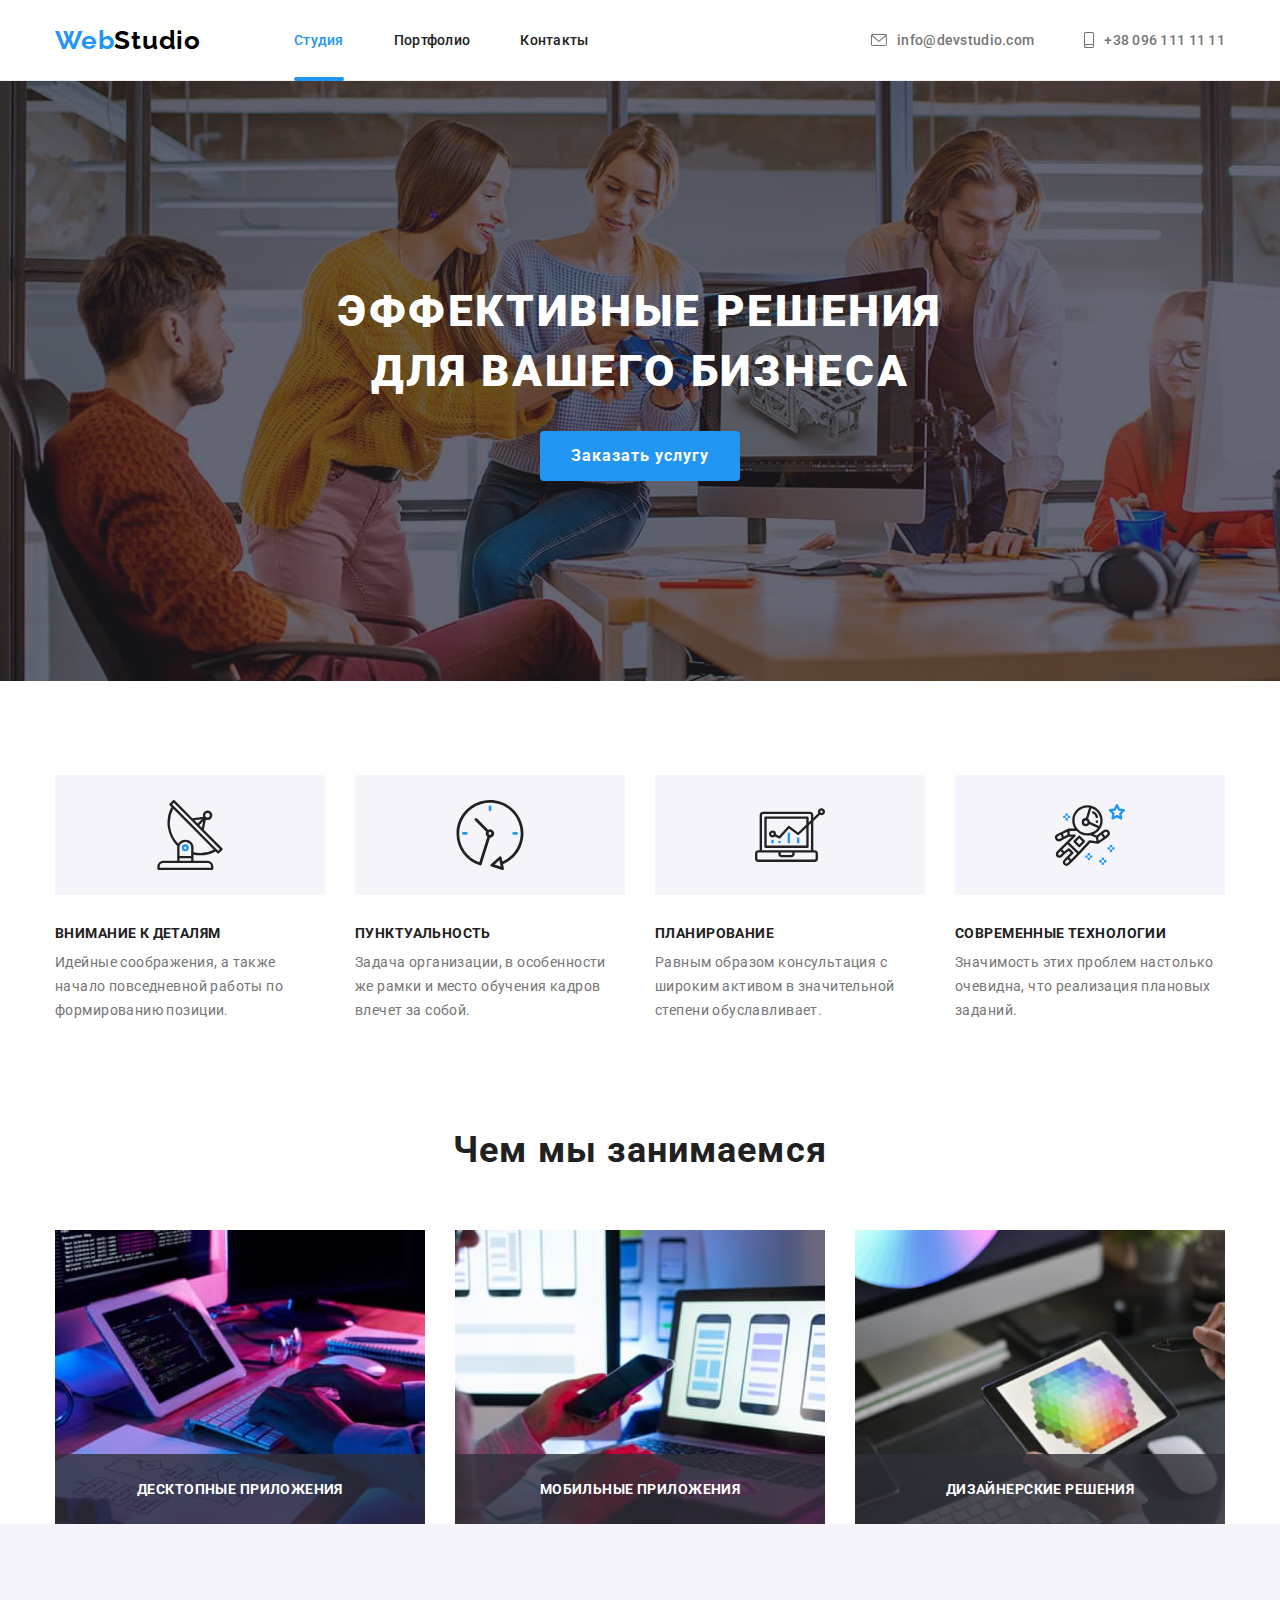
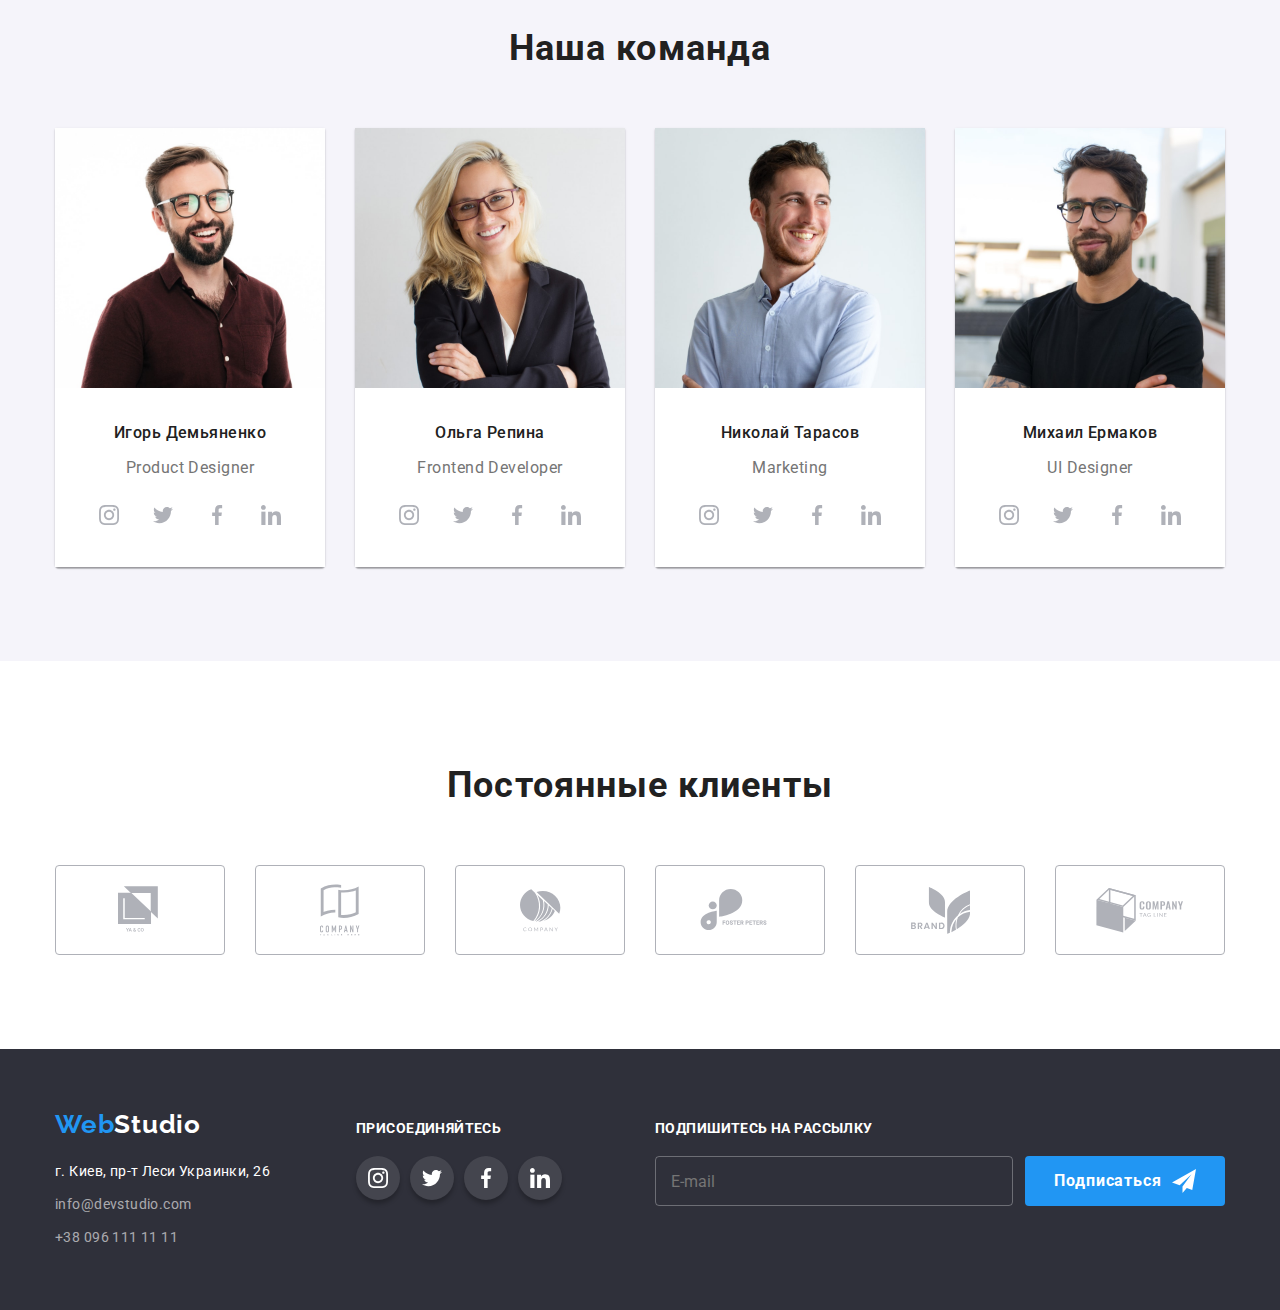
<file: index.html>
<!DOCTYPE html>
<html lang="ru">

<head>
    <meta charset="UTF-8">
    <meta name="viewport" content="width=device-width, initial-scale=1.0">
    <title>Document</title>
    <link rel="stylesheet" href="https://cdnjs.cloudflare.com/ajax/libs/modern-normalize/1.0.0/modern-normalize.min.css">
    <link rel="preconnect" href="https://fonts.gstatic.com">
    <link href="https://fonts.googleapis.com/css2?family=Raleway:wght@700&family=Roboto:wght@400;500;700;900&display=swap"
        rel="stylesheet">
    <link rel="stylesheet" href="./css/main.min.css">
</head>

<body>
    <header class="header"> 
       <div class="contener">
            <nav class="navigation">
                <a class="logo header__logo" href="#" lang="en"><span class="logo-first">Web</span>Studio </a>
                <ul class="navigation__list">
                    <li class="navigation__list-item">
                        <a class="navigation__list-link current" href="#">Студия</a>
                    </li>
                    <li class="navigation__list-item">
                        <a class="navigation__list-link" href="./portfolio.html">Портфолио</a>
                    </li>
                    <li class="navigation__list-item">
                        <a class="navigation__list-link" href="#">Контакты</a>
                    </li>
                </ul>
            </nav>
            
            <address class="address">
                <ul class="address__list">
                    <li class="address__list-item">
                            <a class="address__list-link" href="mailto:info@devstudio.com">
                                <svg width="16px" height="12px" class="address__list-icon">
                                    <use href="./images/sprite.svg#envelope">
                                    </use>
                                </svg>
                                info@devstudio.com
                            </a>
                    </li>
                    <li class="address__list-item">
                        <a class="address__list-link" href="tel:+380961111111">
                            <svg width="10px" height="16px" class="address__list-icon">
                                <use href="./images/sprite.svg#smartphone">
                                </use>
                            </svg>
                            +38 096 111 11 11</a>
                    </li>
                </ul>
            </address>
       </div>
    </header>

    <main class="main">
        <!--HERO-->
        <section class="hero">
            <div class="contener hero__contener">
                <h1 class="hero__title">Эффективные решения для вашего бизнеса</h1>
                <button type="button" class="button" data-modal-open>Заказать услугу</button>
            </div>
        </section>

        <!--ADVANTAGES-->
        <section class="advantages  section">
            <div class="contener">
                <h2 class="visually-hidden">Особенности</h2>
                <ul class="advantages__list">
                    <li class="advantages__list-item  icon-1">
                        <h3 class="advantages__list-item-title">Внимание к деталям</h3>
                        <p class="advantages__list-item-text">Идейные соображения, а также начало повседневной работы по формированию
                            позиции.</p>
                    </li>
                    <li class="advantages__list-item icon-2 ">
                        <h3 class="advantages__list-item-title ">Пунктуальность</h3>
                        <p class="advantages__list-item-text">Задача организации, в особенности же рамки и место обучения кадров влечет
                            за собой.</p>
                    </li>
                    <li class="advantages__list-item icon-3">
                        <h3 class="advantages__list-item-title ">Планирование</h3>
                        <p class="advantages__list-item-text">Равным образом консультация с широким активом в значительной степени
                            обуславливает.</p>
                    </li>
                    <li class="advantages__list-item icon-4 ">
                        <h3 class=" advantages__list-item-title ">Современные технологии</h3>
                        <p class="advantages__list-item-text">Значимость этих проблем настолько очевидна, что реализация плановых
                            заданий.</p>
                    </li>
                </ul>
            </div>
        </section>

        <!--ACTIVITIES-->
        <section class="activities">
           <div class="contener activities-contener">
                <h2 class="activities__title">Чем мы занимаемся</h2>
                <ul class="activities__list">
                    <li class="activities__list-item">
                        <img class="activities__list-item-img" src="./images/jpg/img1.jpg" alt="Чем мы занимаемся 1" width="370" height="294">
                        <p class="activities__list-item-title">Десктопные приложения</p>
                    </li>
                    <li class="activities__list-item">
                        <img class="activities__list-item-img" src="./images/jpg/img2.jpg" alt="Чем мы занимаемся 2" width="370" height="294">
                        <p class="activities__list-item-title">Мобильные приложения</p>
                    </li>
                    <li class="activities__list-item">
                        <img class="activities__list-item-img" src="./images/jpg/img3.jpg" alt="Чем мы занимаемся 3" width="370" height="294">
                        <p class="activities__list-item-title">Дизайнерские решения</p>

                    </li>
                </ul>
           </div>
        </section>

        <!--OUR TEAM-->
        <section class="team section">
            <div class="contener">
                <h2 class="team__title">Наша команда</h2>
                <ul class="team__list">
                    <li class="team__list-item">
                        <img class="team__list-img" src="./images/jpg/person1.jpg" alt="Игорь Демьяненко" width="270" height="260">
                        <div class="team__list-about">
                            <h3 class="team__list-name">Игорь Демьяненко</h3>
                            <p class="team__list-profession" lang="en">Product Designer</p>
                            <ul class="social-links">
                                <li class="social-links__item">
                                    <a class="social-links__link" href="">
                                        <svg class="social-links__icon">
                                            <use href="./images/sprite.svg#instagram" >
                                            </use>
                                        </svg>
                                    </a>
                                </li>
                                <li class="social-links__item">
                                    <a class="social-links__link" href="">
                                        <svg class="social-links__icon">
                                            <use href="./images/sprite.svg#twitter">
                                            </use>
                                        </svg>
                                    </a>
                                </li>
                                <li class="social-links__item">
                                    <a class="social-links__link" href="">
                                        <svg class="social-links__icon">
                                            <use href="./images/sprite.svg#facebook">
                                            </use>
                                        </svg>
                                    </a>
                                </li>
                                <li class="social-links__item">
                                    <a class="social-links__link" href="">
                                        <svg class="social-links__icon">
                                            <use href="./images/sprite.svg#linkedin">
                                            </use>
                                        </svg>
                                    </a>
                                </li>
                            </ul>
                        </div>
                    </li>
                    <li class="team__list-item">
                        <img class="team__list-img" src="./images/jpg/person2.jpg" alt="Ольга Репина" width="270" height="260">
                        <div class="team__list-about">
                            <h3 class="team__list-name">Ольга Репина</h3>
                            <p lang="en" class="team__list-profession">Frontend Developer</p>
                            <ul class="social-links">
                                <li class="social-links__item">
                                    <a class="social-links__link" href="">
                                        <svg class="social-links__icon">
                                            <use href="./images/sprite.svg#instagram">
                                            </use>
                                        </svg>
                                    </a>
                                </li>
                                <li class="social-links__item">
                                    <a class="social-links__link" href="">
                                        <svg class="social-links__icon">
                                            <use href="./images/sprite.svg#twitter">
                                            </use>
                                        </svg>
                                    </a>
                                </li>
                                <li class="social-links__item">
                                    <a class="social-links__link" href="">
                                        <svg class="social-links__icon">
                                            <use href="./images/sprite.svg#facebook">
                                            </use>
                                        </svg>
                                    </a>
                                </li>
                                <li class="social-links__item">
                                    <a class="social-links__link" href="">
                                        <svg class="social-links__icon">
                                            <use href="./images/sprite.svg#linkedin">
                                            </use>
                                        </svg>
                                    </a>
                                </li>
                            </ul>
                        </div>
                    </li>
                    <li class="team__list-item">
                        <img class="team__list-img" src="./images/jpg/person3.jpg" alt="Николай Тарасов" width="270" height="260">
                        <div class="team__list-about">
                            <h3 class="team__list-name">Николай Тарасов</h3>
                            <p lang="en" class="team__list-profession">Marketing</p>
                            <ul class="social-links">
                                <li class="social-links__item">
                                    <a class="social-links__link" href="">
                                        <svg class="social-links__icon">
                                            <use href="./images/sprite.svg#instagram">
                                            </use>
                                        </svg>
                                    </a>
                                </li>
                                <li class="social-links__item">
                                    <a class="social-links__link" href="">
                                        <svg class="social-links__icon">
                                            <use href="./images/sprite.svg#twitter">
                                            </use>
                                        </svg>
                                    </a>
                                </li>
                                <li class="social-links__item">
                                    <a class="social-links__link" href="">
                                        <svg class="social-links__icon">
                                            <use href="./images/sprite.svg#facebook">
                                            </use>
                                        </svg>
                                    </a>
                                </li>
                                <li class="social-links__item">
                                    <a class="social-links__link" href="">
                                        <svg class="social-links__icon">
                                            <use href="./images/sprite.svg#linkedin">
                                            </use>
                                        </svg>
                                    </a>
                                </li>
                            </ul>
                        </div>
                    </li>
                    <li class="team__list-item">
                        <img class="team__list-img" src="./images/jpg/person4.jpg" alt="Михаил Ермаков" width="270" height="260">
                        <div class="team__list-about">
                            <h3 class="team__list-name">Михаил Ермаков</h3>
                            <p lang="en" class="team__list-profession">UI Designer</p>
                            <ul class="social-links">
                                <li class="social-links__item">
                                    <a class="social-links__link" href="">
                                        <svg class="social-links__icon">
                                            <use href="./images/sprite.svg#instagram">
                                            </use>
                                        </svg>
                                    </a>
                                </li>
                                <li class="social-links__item">
                                    <a class="social-links__link" href="">
                                        <svg class="social-links__icon">
                                            <use href="./images/sprite.svg#twitter">
                                            </use>
                                        </svg>
                                    </a>
                                </li>
                                <li class="social-links__item">
                                    <a class="social-links__link" href="">
                                        <svg class="social-links__icon">
                                            <use href="./images/sprite.svg#facebook">
                                            </use>
                                        </svg>
                                    </a>
                                </li>
                                <li class="social-links__item">
                                    <a class="social-links__link" href="">
                                        <svg class="social-links__icon">
                                            <use href="./images/sprite.svg#linkedin">
                                            </use>
                                        </svg>
                                    </a>
                                </li>
                            </ul>
                        </div>
                    </li>
                </ul>
            </div>
        </section>

        <!--CLIENTS-->
        <section class="clients section">
            <div class="contener">
                <h2 class="clients__title">Постоянные клиенты</h2>
                <ul class="clients__list">
                    <li class="clients__list-item">
                        <a class="clients__list-link" href="">
                            <svg class="clients__list-icon"  width="44px" height="49px">
                                <use href="./images/sprite.svg#logo01">
                                </use>
                            </svg>
                        </a>
                    </li>
                    <li class="clients__list-item">
                        <a class="clients__list-link" href="">
                            <svg class="clients__list-icon" width="40px" height="52px">
                                <use href="./images/sprite.svg#logo02">
                                </use>
                            </svg>
                        </a>
                    </li>
                    <li class="clients__list-item">
                        <a class="clients__list-link" href="">
                            <svg class="clients__list-icon" width="41px" height="43px">
                                <use href="./images/sprite.svg#logo03">
                                </use>
                            </svg>
                        </a>
                    </li>
                    <li class="clients__list-item">
                        <a class="clients__list-link" href="">
                            <svg class="clients__list-icon" width="80px" height="42px">
                                <use href="./images/sprite.svg#logo04">
                                </use>
                            </svg>
                        </a>
                    </li>
                    <li class="clients__list-item">
                        <a class="clients__list-link" href="">
                            <svg class="clients__list-icon" width="59px" height="47px">
                                <use href="./images/sprite.svg#logo05">
                                </use>
                            </svg>
                        </a>
                    </li>
                    <li class="clients__list-item">
                        <a class="clients__list-link" href="">
                            <svg class="clients__list-icon" width="88px" height="45px">
                                <use href="./images/sprite.svg#logo06">
                                </use>
                            </svg>
                        </a>
                    </li>

                </ul>


            </div>

        </section>
    </main>

    <footer class="footer">
        <!--CONTACT INFORMATION-->
        <div class="contener footer__contener">
            <div class="footer__left-side">
                <h2 class="visually-hidden">Контакты</h2>
                <a class="logo footer__logo" href="#" lang="en"><span class="logo-first">Web</span>Studio </a>
                <address class="contact">
                    <ul class="contact__list">
                        <li class="contact__list-item">
                            <a class="contact__list-city" href="https://goo.gl/maps/mL1RKWru3X3cFEzS8" target="_blank"
                                rel="noopener noroferrer"> г. Киев,
                                пр-т Леси Украинки, 26 </a>
                        </li>
                        <li class="contact__list-item">
                            <a class="contact__list-link" href="mailto:info@devstudio.com">info@devstudio.com</a>
                        </li>
                        <li class="contact__list-item">
                            <a class="contact__list-link" href="tel:+380961111111">+38 096 111 11 11</a>
                        </li>
                    </ul>
                </address>
            </div>

            <div class="footer__center-side">
                <p class="footer__title">Присоединяйтесь</p>
                <ul class="social-links social-links--dark">
                    <li class="social-links__item social-links__item--dark">
                        <a class="social-links__link social-links__link--dark" href="">
                            <svg class="social-links__icon social-links__icon--dark">
                                <use href="./images/sprite.svg#instagram">
                                </use>
                            </svg>
                        </a>
                    </li>
                    <li class="social-links__item social-links__item--dark">
                        <a class="social-links__link social-links__link--dark" href="">
                            <svg class="social-links__icon social-links__icon--dark">
                                <use href="./images/sprite.svg#twitter">
                                </use>
                            </svg>
                        </a>
                    </li>
                    <li class="social-links__item social-links__item--dark">
                        <a class="social-links__link social-links__link--dark" href="">
                            <svg class="social-links__icon social-links__icon--dark">
                                <use href="./images/sprite.svg#facebook">
                                </use>
                            </svg>
                        </a>
                    </li>
                    <li class="social-links__item social-links__item--dark">
                        <a class="social-links__link social-links__link--dark" href="">
                            <svg class="social-links__icon social-links__icon--dark">
                                <use href="./images/sprite.svg#linkedin">
                                </use>
                            </svg>
                        </a>
                    </li>
                </ul>


            </div>

            <div class="footer__right-side">
                <form action="#">
                    <p class="footer__title">Подпишитесь на рассылку</p>
                    <div class="footer__form">
                        <input type="email" name="user-email" class="footer__form-email" placeholder="E-mail">
                        <button type="submit" class="button">
                            Подписаться
                            <svg class="footer__form-button">
                                <use href="./images/sprite.svg#send"></use>
                            </svg>

                        </button>
                    </div>
               </form>
            </div>
            
        </div>
    </footer>

    <div class="backdrop is-hidden" data-modal>
        <div class="modal">
            <button type="button" class="close-btn" data-modal-close>
                <svg class="button__icon">
                    <use href="./images/sprite.svg#close"></use>
                </svg>
            </button>

            <form class="modal__form" action="#">
                <p class="modal__form-title">Оставьте свои данные, мы вам перезвоним</p>
                
                <label class="modal__form-field">
                    Имя
                    <span class="modal__form-input-wrapper">
                        <input type="text" name="user-name" class="modal__form-input">  
                        <svg class="modal__form-icon">
                            <use href="./images/sprite.svg#form01"></use>
                        </svg>
                    </span>
                </label>
                
                <label class="modal__form-field">
                    Телефон
                        <span class="modal__form-input-wrapper">
                        <input type="tel" name="user-tel" class="modal__form-input">
                        <svg class="modal__form-icon">
                            <use href="./images/sprite.svg#form02"></use>
                        </svg>
                    </span>
                </label>

                <label class="modal__form-field">
                    Почта
                    <span class="modal__form-input-wrapper">
                        <input type="email" name="user-email" class="modal__form-input">
                        <svg class="modal__form-icon">
                            <use href="./images/sprite.svg#form03"></use>
                        </svg>
                    </span>
                </label>

                <label class="modal__form-comment">
                    Комментарий
                    <textarea name="user-comment" class="modal__form-texarea" placeholder="Введите текст"></textarea>    
                </label>
                
                <div class="modal__form-policy">
                    <input type="checkbox" id="user-policy" name="user-policy" value="accept-policy"
                        class="modal__form-checkbox visually-hidden">
                    <label for="user-policy" class="modal__form-policy-text">
                        Соглашаюсь с рассылкой и принимаю&nbsp; <a href="#" class="a-form">Условия договора</a>
                    </label>
                </div>
                             
                <button type="submit" class="button">
                    Отправить
                </button>
            </form>
        </div>
    </div>

    <script src="./js/modal.js"></script>
</body>

</html>
</file>
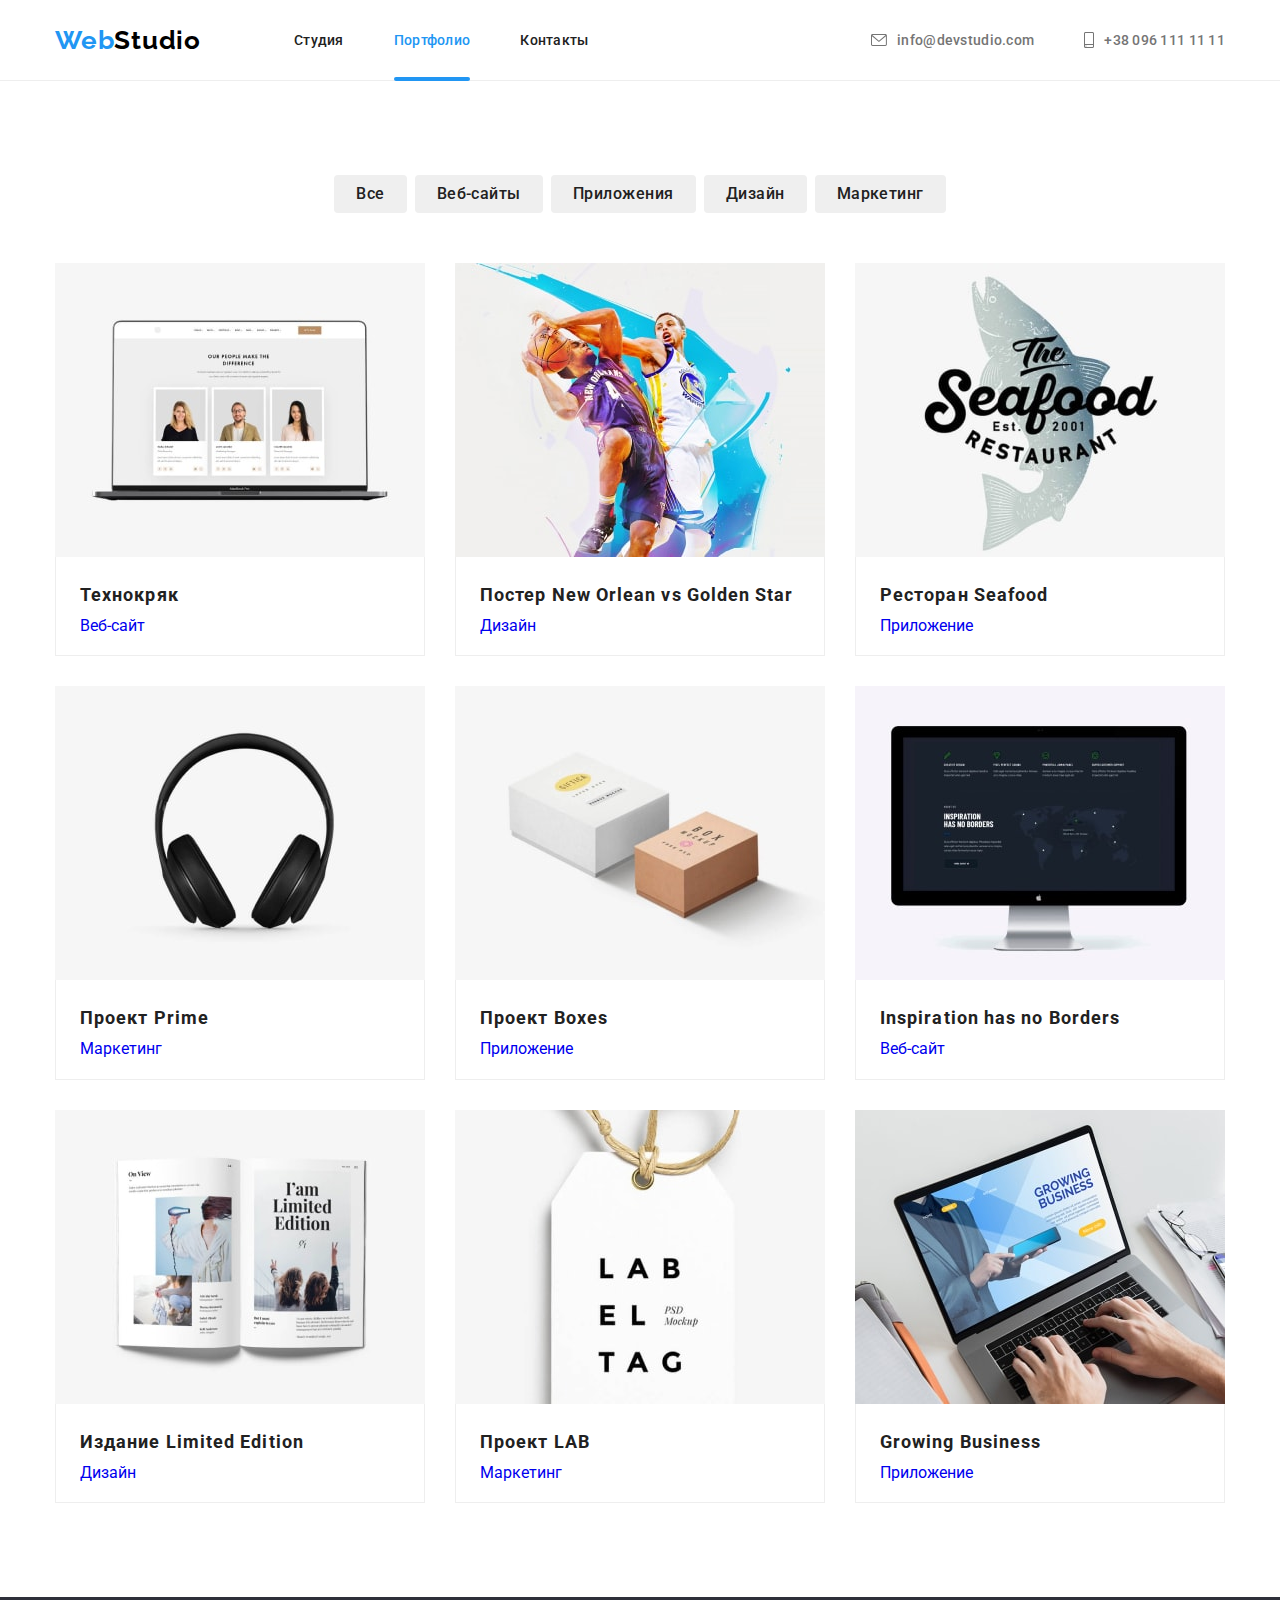
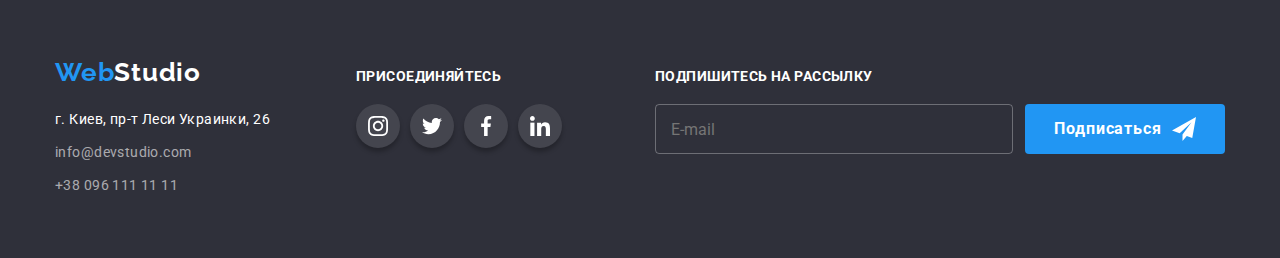
<file: portfolio.html>
<!DOCTYPE html>
<html lang="ru">
<head>
    <meta charset="UTF-8">
    <meta name="viewport" content="width=device-width, initial-scale=1.0">
    <title>Portfolio</title>
    <link rel="stylesheet" href="https://cdnjs.cloudflare.com/ajax/libs/modern-normalize/1.0.0/modern-normalize.min.css">
    <link rel="preconnect" href="https://fonts.gstatic.com">
    <link href="https://fonts.googleapis.com/css2?family=Raleway:wght@700&family=Roboto:wght@400;500;700;900&display=swap"
        rel="stylesheet">
    <link rel="stylesheet" href="./css/portfolio.min.css">
</head>
<body>
    <header class="header">
        <div class="contener">
            <nav class="navigation">
                <a class="logo header__logo" href="./index.html" lang="en"><span class="logo-first">Web</span>Studio </a>
                <ul class="navigation__list">
                    <li class="navigation__list-item">
                        <a class="navigation__list-link" href="./index.html">Студия</a>
                    </li>
                    <li class="navigation__list-item">
                        <a class="navigation__list-link current" href="#">Портфолио</a>
                    </li>
                    <li class="navigation__list-item">
                        <a class="navigation__list-link" href="#">Контакты</a>
                    </li>
                </ul>
            </nav>
            <address class="address">
                <ul class="address__list">
                    <li class="address__list-item">
                        <a class="address__list-link" href="mailto:info@devstudio.com">
                            <svg width="16px" height="12px" class="address__list-icon">
                                <use href="./images/sprite.svg#envelope">
                                </use>
                            </svg>
                            info@devstudio.com
                        </a>
                    </li>
                    <li class="address__list-item">
                        <a class="address__list-link" href="tel:+380961111111">
                            <svg width="10px" height="16px" class="address__list-icon">
                                <use href="./images/sprite.svg#smartphone">
                                </use>
                            </svg>
                            +38 096 111 11 11</a>
                    </li>
                </ul>
            </address>
        </div>
    </header>
        
    <main class="main">
    <!--WORKS-->
        <section class="works section">
            <div class="contener ">
                <h1 class="visually-hidden">Примеры работ</h1>
                <ul class="filter__list">
                        <li class="filter__list-item">
                            <button class="filter__list-btn" type="button">Все</button>
                        </li>
                        <li class="filter__list-item">
                            <button class="filter__list-btn" type="button">Веб-сайты</button>
                        </li>
                        <li class="filter__list-item">
                            <button class="filter__list-btn" type="button">Приложения</button>
                        </li>
                        <li class="filter__list-item">
                            <button class="filter__list-btn" type="button">Дизайн</button>
                        </li>
                        <li class="filter__list-item">
                            <button class="filter__list-btn" type="button">Маркетинг</button>
                        </li>
                </ul>
                
                <ul class="example-list">
                        <li class="example-list__item">
                            <a class="example-list__link" href="#">
                                <div class="example-list__thumb ">
                                    <img class="example-list__img" src="./images/jpg/project-1.jpg" alt="1 проект">
                                    <div class="overlay">Технокряк это современная площадка распространения коронавируса. Компании используют эту платформу для цифрового
                                        шпионажа и атак на защищённые сервера конкурентов.
                                    </div>
                                </div>
                               
                                <div class="example-list__information">
                                    <h2 class="example-list__title">
                                        Технокряк
                                    </h2>
                                    <p class="example-list__text">
                                        Веб-сайт
                                    </p>
                                </div>
                            </a>
                        </li>
                        <li class="example-list__item">
                            <a class="example-list__link" href="#">
                                <div class="example-list__thumb ">
                                    <img class="example-list__img" src="./images/jpg/project-2.jpg" alt="1 проект">
                                    <div class="overlay">Технокряк это современная площадка распространения коронавируса. Компании используют эту
                                        платформу для цифрового
                                        шпионажа и атак на защищённые сервера конкурентов.
                                    </div>
                                </div>
                                <div class="example-list__information">
                                    <h2 class="example-list__title">
                                        Постер New Orlean vs Golden Star
                                    </h2>
                                    <p class="example-list__text">
                                        Дизайн
                                    </p>
                                </div>
                            
                            </a>
                        </li>
                        <li class="example-list__item">
                            <a class="example-list__link" href="#">
                                 <div class="example-list__thumb ">
                                    <img class="example-list__img" src="./images/jpg/project-3.jpg" alt="1 проект">
                                    <div class="overlay">Технокряк это современная площадка распространения коронавируса. Компании используют эту платформу для цифрового
                                        шпионажа и атак на защищённые сервера конкурентов.
                                    </div>
                                </div>
                                <div class="example-list__information">
                                    <h2 class="example-list__title">
                                        Ресторан Seafood
                                    </h2>
                                    <p class="example-list__text">
                                        Приложение
                                    </p>
                                </div>
                            </a>
                        </li>
                        <li class="example-list__item">
                            <a class="example-list__link" href="#">
                                 <div class="example-list__thumb ">
                                    <img class="example-list__img" src="./images/jpg/project-4.jpg" alt="1 проект">
                                    <div class="overlay">Технокряк это современная площадка распространения коронавируса. Компании используют эту платформу для цифрового
                                        шпионажа и атак на защищённые сервера конкурентов.
                                    </div>
                                </div>
                                <div class="example-list__information">
                                    <h2 class="example-list__title">
                                        Проект Prime
                                    </h2>
                                    <p class="example-list__text">
                                        Маркетинг
                                    </p>
                                </div>
                            </a>
                        </li>
                        <li class="example-list__item">
                            <a  class="example-list__link" href="#">
                                <div class="example-list__thumb ">
                                    <img class="example-list__img" src="./images/jpg/project-5.jpg" alt="1 проект">
                                    <div class="overlay">Технокряк это современная площадка распространения коронавируса. Компании используют эту
                                        платформу для цифрового
                                        шпионажа и атак на защищённые сервера конкурентов.
                                    </div>
                                </div>
                                <div class="example-list__information">
                                    <h2 class="example-list__title">
                                        Проект Boxes
                                    </h2>
                                    <p class="example-list__text">
                                        Приложение
                                    </p>
                                </div>
                            </a>
                        </li>
                        <li class="example-list__item">
                            <a  class="example-list__link" href="#">
                                <div class="example-list__thumb ">
                                    <img class="example-list__img" src="./images/jpg/project-6.jpg" alt="1 проект">
                                    <div class="overlay">Технокряк это современная площадка распространения коронавируса. Компании используют эту
                                        платформу для цифрового
                                        шпионажа и атак на защищённые сервера конкурентов.
                                    </div>
                                </div>
                                <div class="example-list__information">
                                    <h2 class="example-list__title">
                                        Inspiration has no Borders
                                    </h2>
                                    <p class="example-list__text">
                                        Веб-сайт
                                    </p>
                                </div>
                            </a>
                        </li>
                        <li class="example-list__item">
                            <a class="example-list__link" href="#">
                                <div class="example-list__thumb ">
                                    <img class="example-list__img" src="./images/jpg/project-7.jpg" alt="1 проект">
                                    <div class="overlay">Технокряк это современная площадка распространения коронавируса. Компании используют эту
                                        платформу для цифрового
                                        шпионажа и атак на защищённые сервера конкурентов.
                                    </div>
                                </div>
                                <div class="example-list__information">
                                    <h2 class="example-list__title">
                                        Издание Limited Edition
                                    </h2>
                                    <p class="example-list__text">
                                        Дизайн
                                    </p>
                                </div>
                            </a>
                        </li>
                        <li class="example-list__item">
                            <a  class="example-list__link" href="#">
                                <div class="example-list__thumb ">
                                    <img class="example-list__img" src="./images/jpg/project-8.jpg" alt="1 проект">
                                    <div class="overlay">Технокряк это современная площадка распространения коронавируса. Компании используют эту
                                        платформу для цифрового
                                        шпионажа и атак на защищённые сервера конкурентов.
                                    </div>
                                </div>
                                <div class="example-list__information">
                                    <h2 class="example-list__title">
                                        Проект LAB
                                    </h2>
                                    <p class="example-list__text">
                                        Маркетинг
                                    </p>
                                </div>
                            </a>
                        </li>
                        <li class="example-list__item">
                            <a class="example-list__link" href="#">
                                <div class="example-list__thumb ">
                                    <img class="example-list__img" src="./images/jpg/project-9.jpg" alt="1 проект">
                                    <div class="overlay">Технокряк это современная площадка распространения коронавируса. Компании используют эту
                                        платформу для цифрового
                                        шпионажа и атак на защищённые сервера конкурентов.
                                    </div>
                                </div>
                                <div class="example-list__information">
                                    <h2 class="example-list__title">
                                        Growing Business
                                    </h2>
                                    <p class="example-list__text">
                                        Приложение
                                    </p>
                                </div>
                            </a>
                        </li>
                </ul>
            </div>
        
            
        </section>
    </main>

<footer class="footer">
        <!--CONTACT INFORMATION-->
        <div class="contener footer__contener">
            <div class="footer__left-side">
                <h2 class="visually-hidden">Контакты</h2>
                <a class="logo footer__logo" href="./index.html" lang="en"><span class="logo-first">Web</span>Studio </a>
                <address class="contact">
                    <ul class="contact__list">
                        <li class="contact__list-item">
                            <a class="contact__list-city" href="https://goo.gl/maps/mL1RKWru3X3cFEzS8" target="_blank"
                                rel="noopener noroferrer"> г. Киев,
                                пр-т Леси Украинки, 26 </a>
                        </li>
                        <li class="contact__list-item">
                            <a class="contact__list-link" href="mailto:info@devstudio.com">info@devstudio.com</a>
                        </li>
                        <li class="contact__list-item">
                            <a class="contact__list-link" href="tel:+380961111111">+38 096 111 11 11</a>
                        </li>
                    </ul>
                </address>
            </div>

            <div class="footer__center-side">
                <p class="footer__title">Присоединяйтесь</p>
                <ul class="social-links social-links--dark">
                    <li class="social-links__item social-links__item--dark">
                        <a class="social-links__link social-links__link--dark" href="">
                            <svg class="social-links__icon social-links__icon--dark">
                                <use href="./images/sprite.svg#instagram">
                                </use>
                            </svg>
                        </a>
                    </li>
                    <li class="social-links__item social-links__item--dark">
                        <a class="social-links__link social-links__link--dark" href="">
                            <svg class="social-links__icon social-links__icon--dark">
                                <use href="./images/sprite.svg#twitter">
                                </use>
                            </svg>
                        </a>
                    </li>
                    <li class="social-links__item social-links__item--dark">
                        <a class="social-links__link social-links__link--dark" href="">
                            <svg class="social-links__icon social-links__icon--dark">
                                <use href="./images/sprite.svg#facebook">
                                </use>
                            </svg>
                        </a>
                    </li>
                    <li class="social-links__item social-links__item--dark">
                        <a class="social-links__link social-links__link--dark" href="">
                            <svg class="social-links__icon social-links__icon--dark">
                                <use href="./images/sprite.svg#linkedin">
                                </use>
                            </svg>
                        </a>
                    </li>
                </ul>


            </div>

            <div class="footer__right-side">
                <form action="#">
                    <p class="footer__title">Подпишитесь на рассылку</p>
                    <div class="footer__form">
                        <input type="email" name="user-email" class="footer__form-email" placeholder="E-mail">
                        <button type="submit" class="button">
                            Подписаться
                            <svg class="footer__form-button">
                                <use href="./images/sprite.svg#send"></use>
                            </svg>

                        </button>
                    </div>
               </form>
            </div>
            
        </div>
</footer>

</body>
</html>
</file>
<file: css/main.min.css>
:root{--title-text-color: #212121;--text-color: #757575;--accent-color: #2196f3;--white-color: #ffffff;--social-link: #afb1b8;--main-font: "Roboto", sans-serif;--timing-fn: cubic-bezier(0.4, 0, 0.2, 1)}.visually-hidden{position:absolute;width:1px;height:1px;margin:-1px;border:0;padding:0;white-space:nowrap;clip-path:inset(100%);clip:rect(0 0 0 0);overflow:hidden}h1,h2,h3,h4,h5,h6{margin:0}p{margin:0}body{font-family:var(--main-font)}ul,ol{list-style:none;margin:0;padding:0}a{text-decoration:none}.address,.contact{font-style:normal}img{display:block}.contener{width:1200px;padding:0 15px;margin:0 auto}.section{padding-top:94px;padding-bottom:94px}.logo{font-family:Raleway, sans-serif;font-weight:700;font-size:26px;line-height:1.192;text-align:left;letter-spacing:.03em}.header__logo{margin-right:93px;color:#000000}.logo-first{color:var(--accent-color)}.footer__logo{display:inline-block;margin-bottom:20px;color:var(--white-color)}.header{border-bottom:1px solid #eeeeee}.header .contener{display:flex;height:80px;align-items:center}.navigation{display:flex}.navigation__list{display:flex;align-items:center}.navigation__list-item{position:relative}.navigation__list-item:not(:last-child){margin-right:50px}.navigation__list-link{font-weight:500;font-size:14px;line-height:1.143;text-align:left;letter-spacing:.02em;color:var(--title-text-color);transition-property:color;transition-duration:250ms;transition-timing-function:var(--timing-fn)}.navigation__list-link:hover,.navigation__list-link:focus{color:var(--accent-color)}.navigation__list-link.current::after{position:absolute;content:"";left:0;bottom:-32px;width:100%;height:4px;border-radius:2px;background-color:var(--accent-color)}.current{color:var(--accent-color)}.address{margin-left:auto}.address__list{display:flex}.address__list-item:not(:last-child){margin-right:50px}.address__list-icon{margin-right:10px;fill:currentcolor}.address__list-icon:hover,.address__list-icon:focus{fill:currentcolor}.address__list-link{display:flex;align-items:center;height:40px;font-weight:500;font-size:14px;line-height:1.143;text-align:left;letter-spacing:.02em;color:var(--text-color);transition-property:color;transition-duration:250ms;transition-timing-function:var(--timing-fn)}.address__list-link:hover,.address__list-link:focus{color:var(--accent-color)}.button{display:flex;align-items:center;justify-content:center;min-width:200px;height:50px;margin:0 auto;font-family:var(--main-font);font-weight:700;font-size:16px;line-height:1.875;text-align:center;letter-spacing:.06em;color:var(--white-color);background-color:var(--accent-color);border-radius:4px;border:none;cursor:pointer}.hero{max-width:1600px;margin:auto;background-color:var(--title-text-color);background-image:linear-gradient(rgba(47,48,58,0.4), rgba(47,48,58,0.4)),url("../images/jpg/fon-hero.jpg");background-repeat:no-repeat}.hero__contener{padding-top:200px;padding-bottom:200px}.hero__title{display:flex;max-width:696px;margin:0 auto 30px;font-weight:900;font-size:44px;line-height:1.364;text-align:center;letter-spacing:.06em;text-transform:uppercase;color:var(--white-color)}.advantages__list{display:flex}.advantages__list-item{width:270px;min-height:101px}.advantages__list-item:not(:last-child){margin-right:30px}.advantages__list-item::before{content:"";display:block;margin-bottom:30px;width:270px;height:120px;background-color:#f5f4fa;background-repeat:no-repeat;background-position:center;border-radius:4px}.advantages__list-item-title{margin-bottom:10px;font-weight:700;font-size:14px;line-height:1.143;text-align:left;letter-spacing:.03em;text-transform:uppercase;color:var(--title-text-color)}.icon-1::before{background-image:url(../images/svg/advantages01.svg)}.icon-2::before{background-image:url(../images/svg/advantages02.svg)}.icon-3::before{background-image:url(../images/svg/advantages03.svg)}.icon-4::before{background-image:url(../images/svg/advantages04.svg)}.advantages__list-item-text{min-height:75px;font-weight:400;font-size:14px;line-height:1.714;text-align:left;letter-spacing:.03em;color:var(--text-color)}.activities__contener{padding-bottom:94px}.activities__title{margin-bottom:50px;font-weight:700;font-size:36px;line-height:1.667;text-align:center;letter-spacing:.03em;color:var(--title-text-color)}.activities__list{display:flex}.activities__list-item{position:relative}.activities__list-item:not(:last-child){margin-right:30px}.activities__list-item-title{position:absolute;left:0;bottom:0;width:100%;height:70px;padding-top:27px;font-weight:700;font-size:14px;line-height:1.143;text-align:center;letter-spacing:.03em;text-transform:uppercase;color:var(--white-color);background:rgba(47,48,58,0.8)}.social-links{display:flex;justify-content:space-between;align-items:center}.social-links__link{display:flex;justify-content:center;align-items:center;width:44px;height:44px;color:var(--white-color);background-color:var(--white-color);border-radius:50%;transition-property:background-color;transition-duration:250ms;transition-timing-function:var(--timing-fn)}.social-links__link:hover,.social-links__link:focus{background-color:var(--accent-color)}.social-links__icon{width:20px;height:20px;fill:var(--social-link);transition-property:fill;transition-duration:250ms;transition-timing-function:var(--timing-fn)}.social-links__link:hover .social-links__icon,.social-links__link:focus .social-links__icon{fill:currentColor}.social-links__link--dark{background:rgba(255,255,255,0.1);box-shadow:0px 4px 4px rgba(0,0,0,0.25)}.social-links__link--dark:hover,.social-links__link--dark:focus{background:var(--accent-color)}.social-links__icon--dark{fill:var(--white-color)}.team{margin:auto;background-color:#f5f4fa}.team__list{display:flex}.team__list-item{box-shadow:0px 1px 3px rgba(0,0,0,0.12),0px 1px 1px rgba(0,0,0,0.14),0px 2px 1px rgba(0,0,0,0.2);border-radius:0px 0px 4px 4px}.team__list-item:not(:last-child){margin-right:30px}.team__title{margin-bottom:50px;font-weight:700;font-size:36px;line-height:1.667;text-align:center;letter-spacing:.03em;color:var(--title-text-color)}.team__list-about{padding:30px 32px;background-color:#ffffff}.team__list-name{margin-bottom:10px;font-weight:500;font-size:16px;line-height:1.876;text-align:center;letter-spacing:.03em;color:var(--title-text-color)}.team__list-profession{margin-bottom:16px;font-weight:400;font-size:16px;line-height:1.187;text-align:center;letter-spacing:.03em;color:var(--text-color)}.clients__title{margin-bottom:50px;font-weight:700;font-size:36px;line-height:1.667;text-align:center;letter-spacing:.03em;color:var(--title-text-color)}.clients__list{display:flex;justify-content:space-between}.clients__list-link{display:flex;justify-content:center;align-items:center;width:170px;height:90px;border:1px solid #afb1b8;border-radius:4px;transition-property:border-color;transition-duration:250ms;transition-timing-function:var(--timing-fn)}.clients__list-link:hover,.clients__list-link:focus{border-color:var(--accent-color)}.clients__list-icon{fill:#afb1b8;transition-property:fill;transition-duration:250ms;transition-timing-function:var(--timing-fn)}.clients__list-link:hover .clients__list-icon,.clients__list-link:focus .clients__list-icon{fill:var(--accent-color)}.footer{margin:auto;background-color:#2f303a}.footer__contener{display:flex;padding-top:60px;padding-bottom:60px;align-items:baseline}.footer__left-side{width:231px;margin-right:70px}.footer__center-side{min-width:206px;height:80px;margin-right:93px}.contact__list-item:not(:last-child){margin-bottom:9px}.contact__list-city{font-weight:400;font-size:14px;line-height:1.714;text-align:left;letter-spacing:.03em;color:var(--white-color)}.contact__list-link{font-weight:400;font-size:14px;line-height:1.714;text-align:left;letter-spacing:.03em;color:rgba(255,255,255,0.6)}.footer__title{margin-bottom:20px;font-weight:700;font-size:14px;line-height:1.143;text-align:left;letter-spacing:.03em;text-transform:uppercase;color:var(--white-color)}.footer__form{display:flex;align-items:center}.footer__form-email{padding-left:15px;margin-right:12px;width:358px;height:50px;color:var(--white-color);background-color:transparent;border:1px solid rgba(255,255,255,0.3);border-radius:4px}.footer__form-button{width:24px;height:24px;margin-left:10px;fill:var(--white-color)}.backdrop{position:fixed;left:0;top:0;width:100%;height:100%;background-color:rgba(0,0,0,0.2);transition:all 500ms linear}.backdrop.is-hidden{transition:all 500ms linear 500ms}.modal{position:absolute;top:50%;left:50%;padding:40px;width:528px;min-height:581px;background-color:var(--white-color);border-radius:4px;transform:translate(-50%, -50%) scale(1);transition:transform 500ms linear 500ms}.backdrop.is-hidden .modal{transform:translate(-50%, -50%) scale(0);transition:transform 500ms linear 0ms}.close-btn{position:absolute;top:8px;right:9px;display:flex;justify-content:center;align-items:center;width:30px;height:30px;background-color:var(--white-color);border-radius:50%;border:1px solid rgba(0,0,0,0.1);cursor:pointer}.button__icon{width:11px;height:11px;fill:#000000}.close-btn:hover .button__icon{fill:var(--accent-color)}.is-hidden{opacity:0;visibility:hidden;pointer-events:none}.modal__form{display:flex;flex-direction:column}.modal__form-title{margin-bottom:12px;font-weight:700;font-size:20px;line-height:1.15;text-align:center;letter-spacing:.03em;color:var(--title-text-color)}.modal__form-field{margin-bottom:10px;font-weight:400;font-size:12px;line-height:1.667;text-align:left;letter-spacing:.01em;color:var(--text-color)}.modal__form-comment{margin-bottom:0;font-weight:400;font-size:12px;line-height:1.667;text-align:left;letter-spacing:.01em;color:var(--text-color)}.modal__form-input-wrapper{position:relative;display:block;margin-top:4px}.modal__form-input{padding-left:42px;width:100%;height:40px;border:1px solid rgba(33,33,33,0.2);border-radius:4px;transition:border-color 250ms var(--timing-fn)}.modal__form-input:focus{outline:none;border-color:var(--accent-color)}.modal__form-icon{position:absolute;top:50%;transform:translateY(-50%);left:12px;width:18px;height:18px;transition:fill 250ms var(--timing-fn)}.modal__form-input:focus+.modal__form-icon{fill:var(--accent-color)}.modal__form-texarea{display:block;width:100%;height:120px;margin-top:4px;padding:12px 16px;resize:none;border:1px solid rgba(33,33,33,0.2);border-radius:4px;transition:border-color 250ms var(--timing-fn)}.modal__form-texarea:focus{outline:none;border-color:var(--accent-color)}.modal__form-policy{display:flex;justify-content:center;margin-top:18px;margin-bottom:32px}.modal__form-policy-text{display:flex;font-weight:4700;font-size:14px;line-height:1.714;text-align:center;letter-spacing:.03em;color:var(--text-color)}.modal__form-policy-text::before{content:"";display:inline-block;margin-right:8px;background-size:contain;width:16px;height:15px;background-image:url(../images/svg/checkbox01.svg);transition:background-image 250ms var(--timing-fn)}.modal__form-checkbox:checked+.modal__form-policy-text::before{background-image:url(../images/svg/checkbox02.svg)}.a-form{text-decoration:underline;color:var(--accent-color)}
/*# sourceMappingURL=main.min.css.map */
</file>
<file: css/portfolio.min.css>
:root{--title-text-color: #212121;--text-color: #757575;--accent-color: #2196f3;--white-color: #ffffff;--social-link: #afb1b8;--main-font: "Roboto", sans-serif;--timing-fn: cubic-bezier(0.4, 0, 0.2, 1)}.visually-hidden{position:absolute;width:1px;height:1px;margin:-1px;border:0;padding:0;white-space:nowrap;clip-path:inset(100%);clip:rect(0 0 0 0);overflow:hidden}h1,h2,h3,h4,h5,h6{margin:0}p{margin:0}body{font-family:var(--main-font)}ul,ol{list-style:none;margin:0;padding:0}a{text-decoration:none}.address,.contact{font-style:normal}img{display:block}.contener{width:1200px;padding:0 15px;margin:0 auto}.section{padding-top:94px;padding-bottom:94px}.logo{font-family:Raleway, sans-serif;font-weight:700;font-size:26px;line-height:1.192;text-align:left;letter-spacing:.03em}.header__logo{margin-right:93px;color:#000000}.logo-first{color:var(--accent-color)}.footer__logo{display:inline-block;margin-bottom:20px;color:var(--white-color)}.header{border-bottom:1px solid #eeeeee}.header .contener{display:flex;height:80px;align-items:center}.navigation{display:flex}.navigation__list{display:flex;align-items:center}.navigation__list-item{position:relative}.navigation__list-item:not(:last-child){margin-right:50px}.navigation__list-link{font-weight:500;font-size:14px;line-height:1.143;text-align:left;letter-spacing:.02em;color:var(--title-text-color);transition-property:color;transition-duration:250ms;transition-timing-function:var(--timing-fn)}.navigation__list-link:hover,.navigation__list-link:focus{color:var(--accent-color)}.navigation__list-link.current::after{position:absolute;content:"";left:0;bottom:-32px;width:100%;height:4px;border-radius:2px;background-color:var(--accent-color)}.current{color:var(--accent-color)}.address{margin-left:auto}.address__list{display:flex}.address__list-item:not(:last-child){margin-right:50px}.address__list-icon{margin-right:10px;fill:currentcolor}.address__list-icon:hover,.address__list-icon:focus{fill:currentcolor}.address__list-link{display:flex;align-items:center;height:40px;font-weight:500;font-size:14px;line-height:1.143;text-align:left;letter-spacing:.02em;color:var(--text-color);transition-property:color;transition-duration:250ms;transition-timing-function:var(--timing-fn)}.address__list-link:hover,.address__list-link:focus{color:var(--accent-color)}.filter__list{display:flex;justify-content:center;margin-bottom:50px}.filter__list-item:not(:last-child){margin-right:8px}.filter__list-btn{padding:6px 22px;font-family:var(--main-font);font-weight:500;font-size:16px;line-height:1.625;text-align:center;letter-spacing:.03em;color:var(--title-text-color);border:none;border-radius:4px;transition-property:background-color, color;transition-duration:250ms;transition-timing-function:var(--timing-fn)}.filter__list-btn:hover,.filter__list-btn:focus{color:var(--white-color);background-color:var(--accent-color);box-shadow:0px 1px 1px rgba(0,0,0,0.12),0px 4px 4px rgba(0,0,0,0.06),1px 4px 6px rgba(0,0,0,0.16)}.example-list{display:flex;flex-wrap:wrap}.example-list__item:not(:nth-child(3n)){margin-right:30px}.example-list__item:not(:nth-last-child(-n+3)){margin-bottom:30px}.example-list__link:hover,.example-list__link:focus{display:block;box-shadow:0px 1px 1px rgba(0,0,0,0.12),0px 4px 4px rgba(0,0,0,0.06),1px 4px 6px rgba(0,0,0,0.16)}.example-list__thumb{position:relative;overflow:hidden;width:370px;height:294px}.example-list__link:hover .example-list__thumb::before{opacity:1}.example-list__img{width:100%;height:100%;object-fit:cover}.overlay{position:absolute;top:0;left:0;padding:63px 24px;width:100%;height:100%;font-weight:400;font-size:18px;line-height:1.556;text-align:left;letter-spacing:.03em;color:var(--white-color);background-color:rgba(33,150,243,0.9);transition:transform 500ms var(--timing-fn);transform:translateY(100%)}.example-list__link:hover .overlay,.example-list__link:focus .overlay{transform:translateY(0%)}.example-list__information{padding:20px 24px;border-right:1px solid #eeeeee;border-bottom:1px solid #eeeeee;border-left:1px solid #eeeeee}.example-list__title{margin-bottom:4px;font-weight:700;font-size:18px;line-height:2;text-align:left;letter-spacing:.06em;color:var(--title-text-color)}.example-list_text{font-weight:400;font-size:16px;line-height:1.875;text-align:left;letter-spacing:.03em;color:var(--text-color)}.button{display:flex;align-items:center;justify-content:center;min-width:200px;height:50px;margin:0 auto;font-family:var(--main-font);font-weight:700;font-size:16px;line-height:1.875;text-align:center;letter-spacing:.06em;color:var(--white-color);background-color:var(--accent-color);border-radius:4px;border:none;cursor:pointer}.social-links{display:flex;justify-content:space-between;align-items:center}.social-links__link{display:flex;justify-content:center;align-items:center;width:44px;height:44px;color:var(--white-color);background-color:var(--white-color);border-radius:50%;transition-property:background-color;transition-duration:250ms;transition-timing-function:var(--timing-fn)}.social-links__link:hover,.social-links__link:focus{background-color:var(--accent-color)}.social-links__icon{width:20px;height:20px;fill:var(--social-link);transition-property:fill;transition-duration:250ms;transition-timing-function:var(--timing-fn)}.social-links__link:hover .social-links__icon,.social-links__link:focus .social-links__icon{fill:currentColor}.social-links__link--dark{background:rgba(255,255,255,0.1);box-shadow:0px 4px 4px rgba(0,0,0,0.25)}.social-links__link--dark:hover,.social-links__link--dark:focus{background:var(--accent-color)}.social-links__icon--dark{fill:var(--white-color)}.footer{margin:auto;background-color:#2f303a}.footer__contener{display:flex;padding-top:60px;padding-bottom:60px;align-items:baseline}.footer__left-side{width:231px;margin-right:70px}.footer__center-side{min-width:206px;height:80px;margin-right:93px}.contact__list-item:not(:last-child){margin-bottom:9px}.contact__list-city{font-weight:400;font-size:14px;line-height:1.714;text-align:left;letter-spacing:.03em;color:var(--white-color)}.contact__list-link{font-weight:400;font-size:14px;line-height:1.714;text-align:left;letter-spacing:.03em;color:rgba(255,255,255,0.6)}.footer__title{margin-bottom:20px;font-weight:700;font-size:14px;line-height:1.143;text-align:left;letter-spacing:.03em;text-transform:uppercase;color:var(--white-color)}.footer__form{display:flex;align-items:center}.footer__form-email{padding-left:15px;margin-right:12px;width:358px;height:50px;color:var(--white-color);background-color:transparent;border:1px solid rgba(255,255,255,0.3);border-radius:4px}.footer__form-button{width:24px;height:24px;margin-left:10px;fill:var(--white-color)}
/*# sourceMappingURL=portfolio.min.css.map */
</file>
